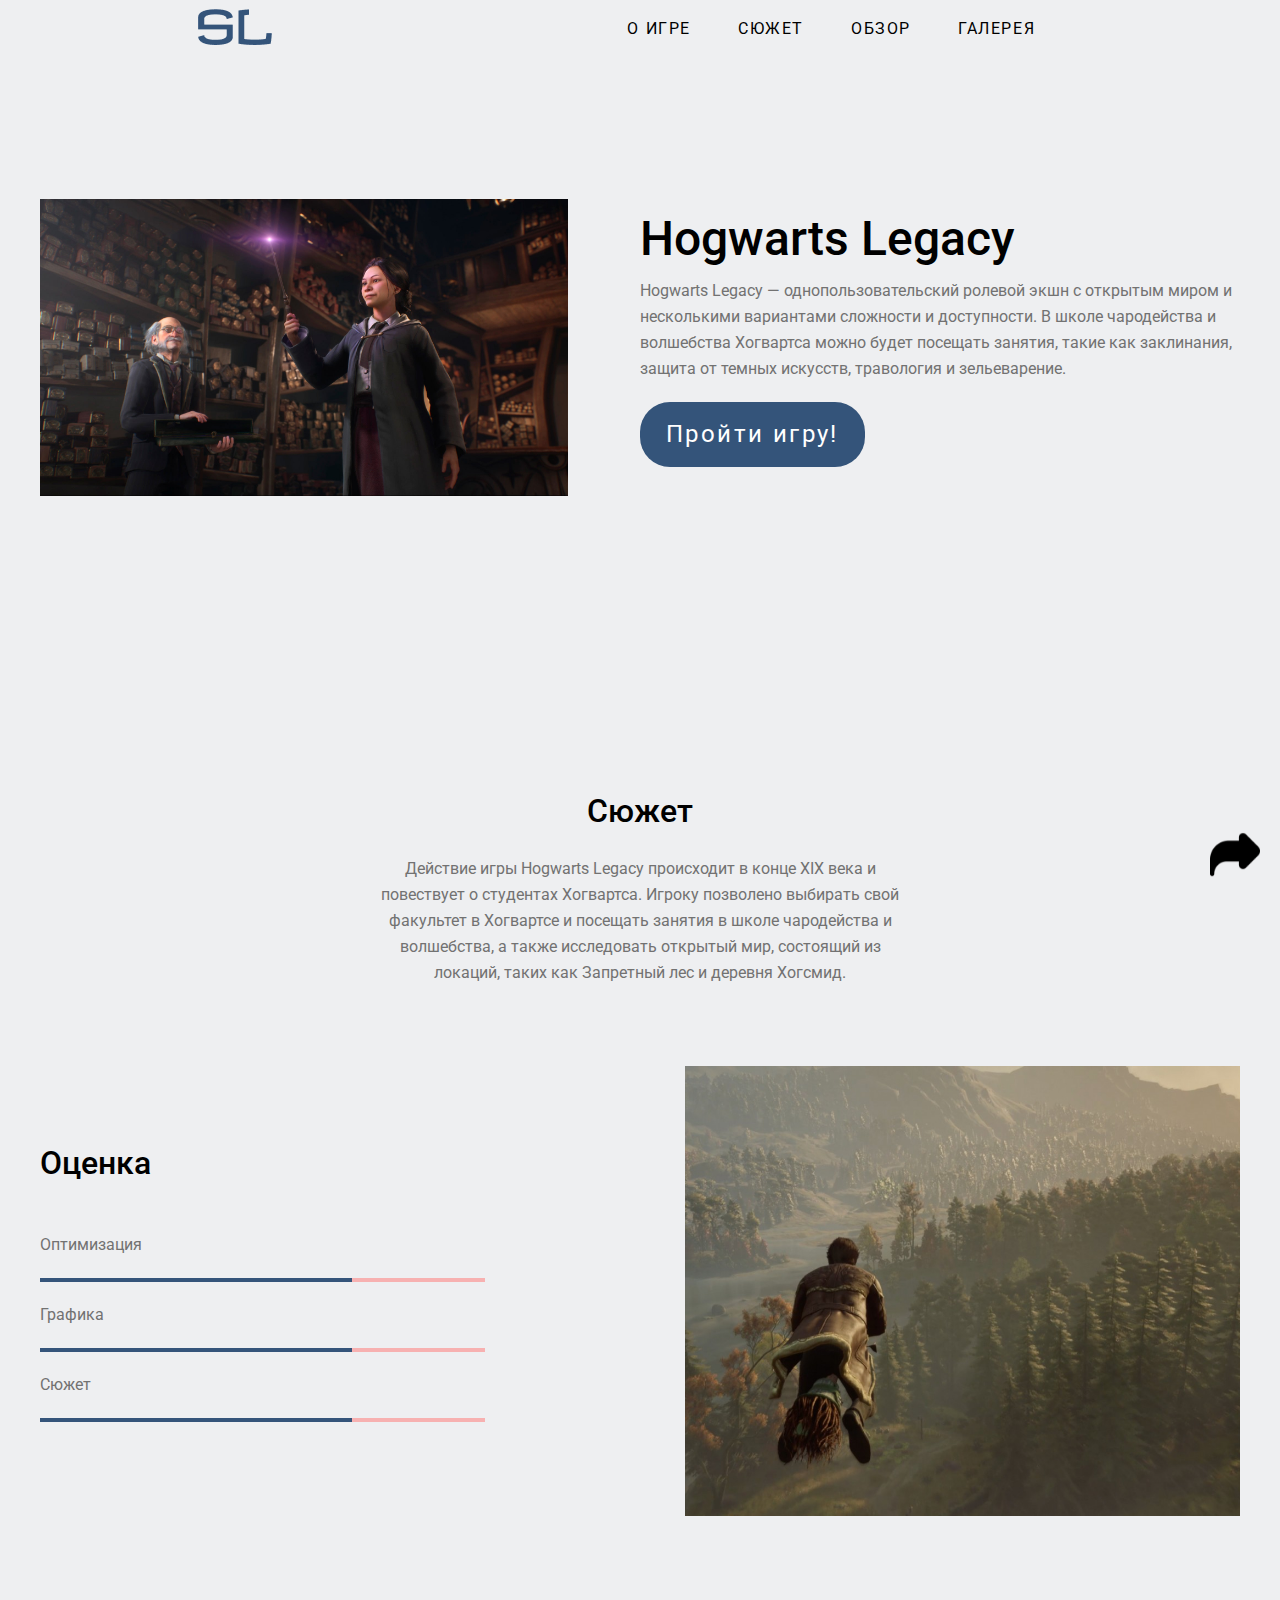
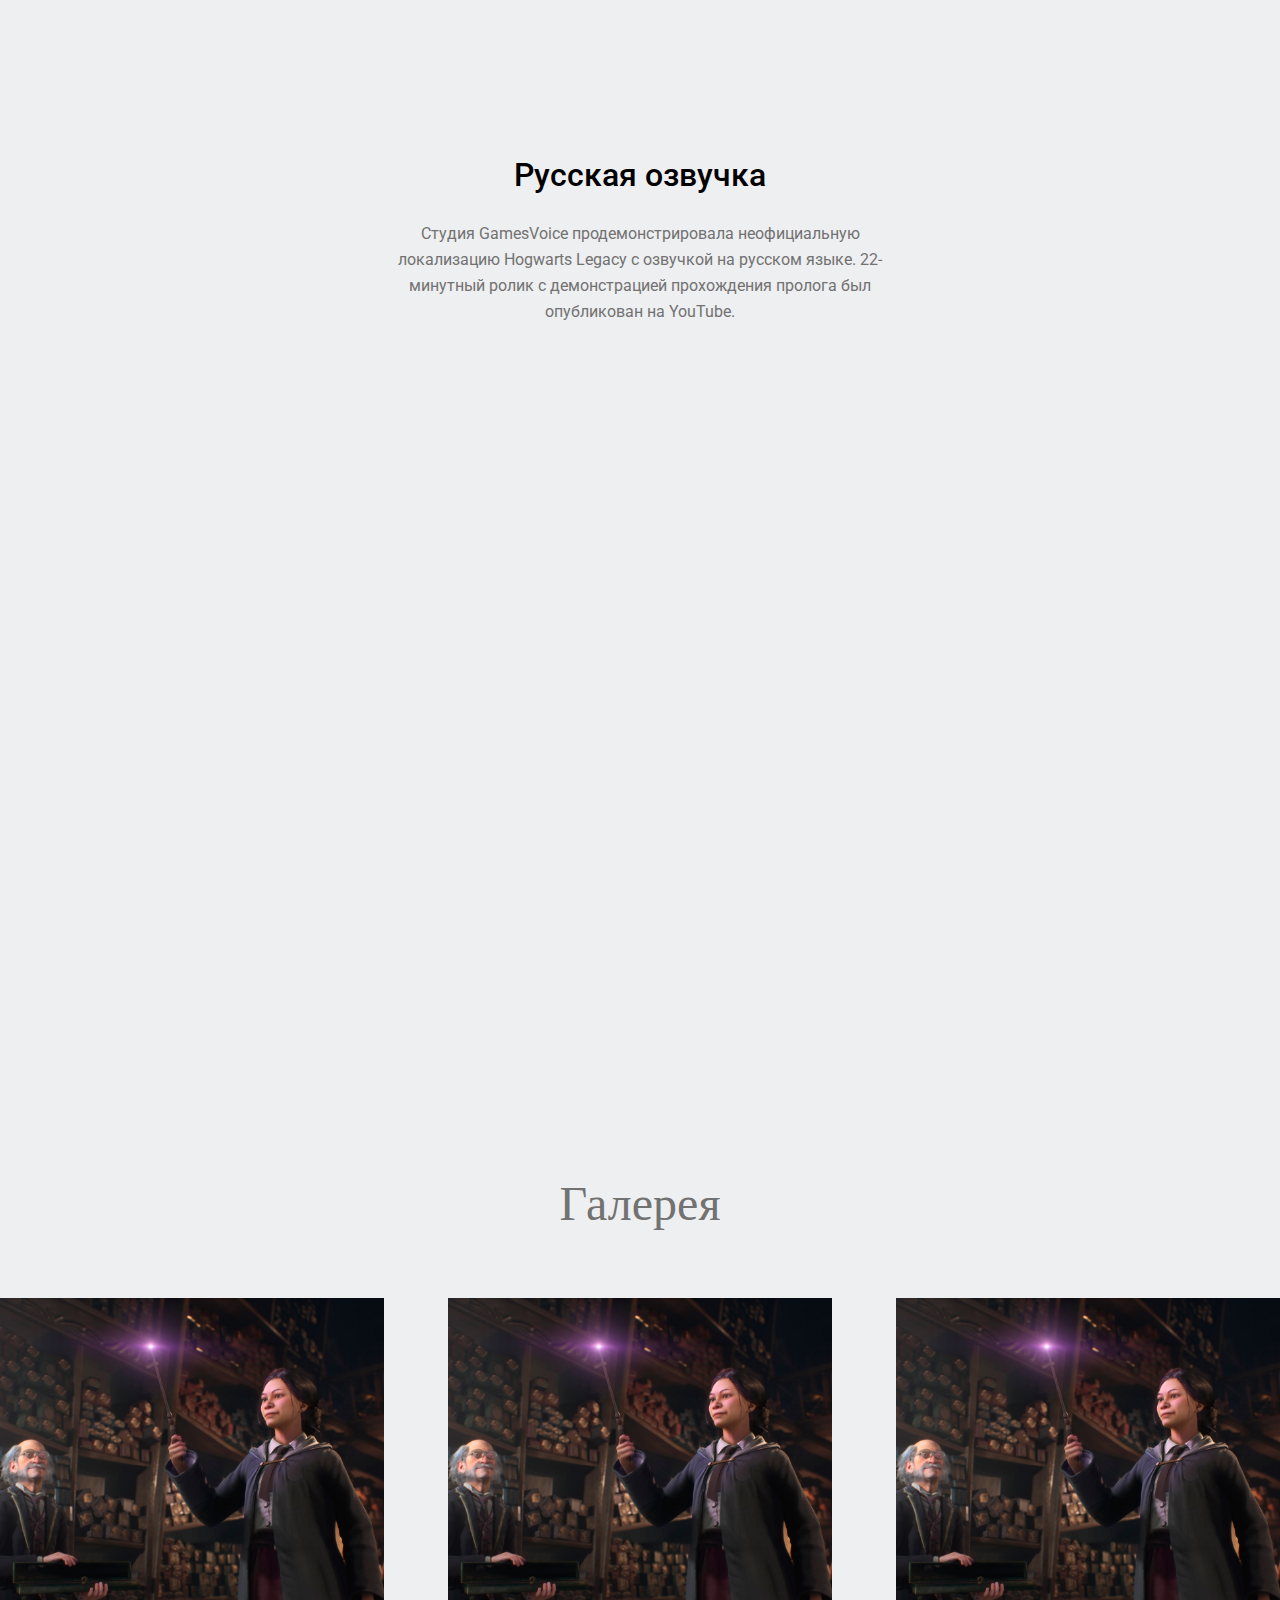
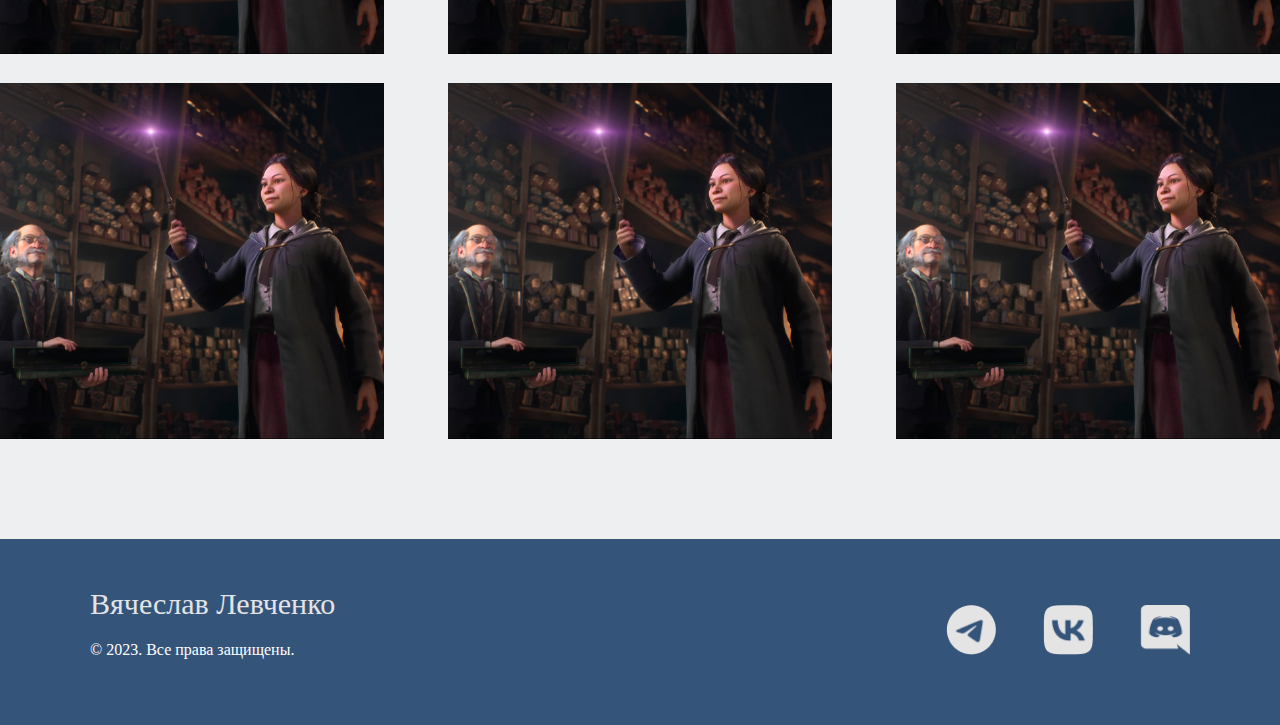
<file: index.html>
<!DOCTYPE html>
<html>

<head>
    <meta http-equiv="cache-control" content="no-cache">
    <meta http-equiv="Pragma" content="no-cache">
    <meta http-equiv="Expires" content="-1">
    <title>Hogwarts Legacy</title>
    <link rel="stylesheet" href="css/normalize.css">
    <link rel="stylesheet" href="css/style.css">
    <link rel="preconnect" href="https://fonts.googleapis.com">
    <link rel="preconnect" href="https://fonts.gstatic.com" crossorigin>
    <link href="https://fonts.googleapis.com/css2?family=Roboto:wght@400;700;900&display=swap" rel="stylesheet">
    <script src="https://ajax.googleapis.com/ajax/libs/jquery/3.1.1/jquery.min.js"></script>
    <link rel="stylesheet" type="text/css" href="https://wsxzaq127.github.io/style.css">
</head>

<body>
    <header class="header" id="header">
        <div class="container container__header">
            <div class="logo-img">
                <img src="img/SL.png" alt="Не загрузилось" class="logo-img">
            </div>

            <nav class="nav">
                <ul class="nav__list">
                    <li class="nav__item">
                        <a href="#hero-block" class="nav__link">
                            О ИГРЕ
                        </a>
                    </li>
                    <li class="nav__item">
                        <a href="about.html" class="nav__link">
                            СЮЖЕТ
                        </a>
                    </li>
                    <li class="nav__item">
                        <a href="#video" class="nav__link">
                            ОБЗОР
                        </a>
                    </li>
                    <li class="nav__item">
                        <a href="#gallery" class="nav__link">
                            ГАЛЕРЕЯ
                        </a>
                    </li>
                </ul>
            </nav>
            <button class="buy">Купить</button>
        </div>
    </header>
    <main class="main">
        <section class="hero-block" id="hero-block">
            <div class="container container__hero-block">
                <img src="img/lumus.jpg" alt="Не загрузилось" class="hero-block__img">
                <div class="hero-block__content">
                    <h2 class="hero-block__title">Hogwarts Legacy</h2>
                    <p class="hero-block__text">
                        Hogwarts Legacy — однопользовательский ролевой экшн
                        с открытым миром и несколькими вариантами сложности
                        и доступности. В школе чародейства и волшебства
                        Хогвартса можно будет посещать занятия, такие как
                        заклинания, защита от темных искусств, травология и
                        зельеварение.
                    </p>
                    <button class="hero-block__btn">
                        Пройти игру!
                    </button>
                </div>
        </section>
        <section class="about" id="about">
            <div class="container container__about">
                <h2 class="about__title">Сюжет</h2>
                <p class="about__text">Действие игры Hogwarts Legacy
                    происходит в конце XIX века и повествует о студентах
                    Хогвартса. Игроку позволено выбирать свой факультет
                    в Хогвартсе и посещать занятия в школе чародейства и
                    волшебства, а также исследовать открытый мир,
                    состоящий из локаций, таких как Запретный лес и
                    деревня Хогсмид.</p>
                <div class="about__content">
                    <div class="skills">
                        <h3 class="skills__title">Оценка</h3>
                        <ul class="skills__list">
                            <li class="skills__item">
                                <h4 class="skills__name">Оптимизация</h4>
                                <div class="skills_full">
                                    <div class="skills_done"></div>
                                </div>
                            </li>
                            <li class="skills__item">
                                <h4 class="skills__name">Графика</h4>
                                <div class="skills_full">
                                    <div class="skills_done"></div>
                                </div>
                            </li>
                            <li class="skills__item">
                                <h4 class="skills__name">Сюжет</h4>
                                <div class="skills_full">
                                    <div class="skills_done"></div>
                                </div>
                            </li>
                        </ul>
                    </div>
                    <img src="img/fly.jpg" alt="Что-то пошло не так" class="about__img">
                </div>
            </div>
        </section>
        <section class="video" id="video">
            <div class="container container_video">
                <h2 class="video_title">Русская озвучка</h2>
                <p class="video_text">Студия GamesVoice
                    продемонстрировала неофициальную локализацию
                    Hogwarts Legacy с озвучкой на русском языке.
                    22-минутный ролик с демонстрацией прохождения
                    пролога был опубликован на YouTube.</p>
                <div class="video_wrap">
                    <iframe class="video_item" src="https://www.youtube.com/embed/NJxDzIoNXIE"
                        title="YouTube video player" frameborder="0" allow="accelerometer; autoplay; clipboard-write;
                                encrypted-media; gyroscope; picture-in-picture;
                                web-share" allowfullscreen></iframe>
                </div>
            </div>
        </section>
        <section class="gallery" id="gallery">
            <h1 class="gallery_title">Галерея</h1>
            <ul class="gallery_list">
                <li class="gallery_item">
                    <a href="img/lumus.jpg" class="gallery_item lightzoom">
                        <img src="img/lumus.jpg" alt="" class="gallery_img">
                    </a>
                </li>
                <li class="gallery_item">
                    <a href="img/lumus.jpg" class="gallery_item lightzoom">
                        <img src="img/lumus.jpg" alt="" class="gallery_img">
                    </a>
                </li>
                <li class="gallery_item">
                    <a href="img/lumus.jpg" class="gallery_item lightzoom">
                        <img src="img/lumus.jpg" alt="" class="gallery_img">
                    </a>
                </li>
                <li class="gallery_item">
                    <a href="img/lumus.jpg" class="gallery_item lightzoom">
                        <img src="img/lumus.jpg" alt="" class="gallery_img">
                    </a>
                </li>
                <li class="gallery_item">
                    <a href="img/lumus.jpg" class="gallery_item lightzoom">
                        <img src="img/lumus.jpg" alt="" class="gallery_img">
                    </a>
                </li>
                <li class="gallery_item">
                    <a href="img/lumus.jpg" class="gallery_item lightzoom">
                        <img src="img/lumus.jpg" alt="" class="gallery_img">
                    </a>
                </li>
            </ul>
        </section>
        <a href="#header" class="btn-up">
            <img src="img/free-icon-font-redo-3917254.png" alt="" class="btn-up_img">
        </a>
    </main>
    <footer class="footer" id="contact">
        <div class="footer__container">
            <div class="footer__content">
                <h1 class="footer__title">Вячеслав Левченко</h1>
                <p class="footer__desc">&copy; 2023. Все права защищены.</p>
            </div>
            <ul class="footer__list">
                <li class="footer__item">
                    <a href="" class="footer__link">
                        <img src="img/telegram.png" alt="" class="footer__img">
                    </a>
                </li>
                <li class="footer__item">
                    <a href="" class="footer__link">
                        <img src="img/vk.png" alt="" class="footer__img">
                    </a>
                </li>
                <li class="footer__item">
                    <a href="" class="footer__link">
                        <img src="img/discord.png" alt="" class="footer__img">
                    </a>
                </li>
            </ul>
        </div>
    </footer>
    <script type="text/javascript" src="https://wsxzaq127.github.io/lightzoom.js"></script>
    <script type="text/javascript">
        jQuery('.lightzoom').lightzoom({speed: 400, viewTitle: true});
   </script>
</body>

</html>
</file>
<file: css/style.css>
body {
    margin: 0;
    padding: 0;
    color: black;
    background: #EEEFF1;
}

/*
header
*/
.header {
    background: #EEEFF1;
}

.container {
    max-width: 1200px;
    margin: 0 auto;
}

.container__header {
    display: flex;
}

.logo-img {
    margin: auto;
}

.nav {
    margin: 0 auto;
}

.nav__list {
    display: flex;
    list-style: none;
}

.nav__item {
    margin-right: 47px;
}

.nav__link {
    font-family: 'Roboto';
    font-style: normal;
    font-weight: 400;
    font-size: 16px;
    line-height: 26px;
    letter-spacing: 0.1em;
    color: #000000;
    text-decoration: none
}

/*
hero-block
*/
.hero-block {
    background: #EEEFF1;
}

.container__hero-block {
    padding: 141px 0 157px 0;
    display: flex;
    max-width: 1200px;
    margin: 0 auto;
}

.hero-block__img {
    margin-right: auto;
    height: 297px;
}

.hero-block__content {
    width: 50%;
}

.hero-block__title {
    font-family: 'Roboto';
    font-style: normal;
    font-weight: 500;
    font-size: 48px;
    line-height: 79px;
    color: #000000;
    margin: auto;
}

.hero-block__text {
    font-family: 'Roboto';
    font-style: normal;
    margin: 0px;
    font-weight: 400;
    font-size: 16px;
    line-height: 26px;
    color: #727272;
}

.hero-block__btn{
    margin-top: 20px;
    width: 225px;
    height: 65px;
    border: 0px;
    border-radius: 30px;
    font-family: 'Roboto';
    font-style: normal;
    font-weight: 400;
    font-size: 24px;
    line-height: 39px;
    text-align: center;
    letter-spacing: 0.1em;
    background: #34547A;
    color: #FFFFFF;
    cursor: pointer;
}
/*
about2 + video
*/

.container__about {
    padding: 112px 0 101px 0;
}

.about__title {
    font-family: 'Roboto';
    font-style: normal;
    font-weight: 500;
    font-size: 32px;
    line-height: 38px;
    text-align: center;
    color: #000000;
}

.about__text {
    font-family: 'Roboto';
    font-style: normal;
    font-weight: 400;
    font-size: 16px;
    line-height: 26px;
    text-align: center;
    width: 540px;
    color: #727272;
    margin: 0 auto;
}

.about__content {
    margin-top: 80px;
    display: flex;
    justify-content: space-between;
    align-items: center;
}

.skills {
    width: 445px;
}

.skills__title {
    margin: 0 0 30px;
    font-family: 'Roboto';
    font-style: normal;
    font-weight: 500;
    font-size: 32px;
    line-height: 38px;
    color: #000000;
}

.skills__name {
    margin: 20px 0;
    font-family: 'Roboto';
    font-style: normal;
    font-weight: 400;
    font-size: 16px;
    line-height: 26px;
    color: #727272;
}

.skills__list {
    list-style: none;
    display: flex;
    flex-direction: column;
    justify-content: space-between;
    padding: 0;
}

.skills_full {
    height: 4px;
    width: 100%;
    background: #f7b1b1;
}

.skills_done {
    height: 100%;
    width: 70%;
    background: #34547A;
}

.about__img {
    width: 555px;
    height: 450px;
    object-fit: cover;
}

/*
video
*/
.video {
    background: #EEEFF1;
}

.video_title {
    margin-bottom: 27px;
    font-family: 'Roboto';
    font-style: normal;
    font-weight: 500;
    font-size: 32px;
    line-height: 38px;
    text-align: center;
    color: #000000;
}

.video_text {
    width: 540px;
    margin: 0 auto;
    margin-bottom: 80px;
    font-family: 'Roboto';
    font-style: normal;
    font-weight: 400;
    font-size: 16px;
    line-height: 26px;
    text-align: center;
    color: #727272;
}

.container_video {
    padding: 112px 0 101px 0 ;
}

.video_wrap { 
    max-width: 1110px;
    margin: 0 auto;
}

.video_item {
    width: 100%;
    height: 600px;
    border-radius: 50px;
}

.gallery {
    background: #EEEFF1;
    padding: 70px 0;
}

.gallery_title {
    font-family: 'Nico Moji';
    font-style: normal;
    font-weight: 400;
    font-size: 48px;
    line-height: 48px;
    text-align: center;
    color: #727272;
    margin: 0 auto 70px;
}

.gallery_list {
    padding: 0;
    margin: 0;
    display: flex;
    margin: 0 auto;
    flex-wrap: wrap;
    list-style: none;
    max-width: 1400px;
    justify-content: space-between;
}

.gallery_item {
    width: 30%;
}

.gallery_img {
    object-fit: cover;
    width: 100%;
    height: 356px;
    margin-bottom: 25px;
}

.footer {
    background: #34547A;
    padding: 50px 0;
}

.footer__container {
    display: flex;
    justify-content: space-between;
    max-width: 1100px;
    margin: 0 auto;
}

.footer__title {
    font-family: 'Nico Moji';
    font-style: normal;
    font-weight: 400;
    font-size: 30px;
    line-height: 30px;
    color: #E4E4E4;
    margin: 0 0 18px;
}

.footer__desc {
    font-family: 'Nico Moji';
    font-style: normal;
    font-weight: 400;
    font-size: 16px;
    line-height: 164.06%;
    color: #FFFFFF;
    margin: 0;
}

.footer__list {
    display: flex;
    list-style: none;
    justify-content: space-between;
    width: 244px;
}

.footer__img {
    width: 50px;
    height: 50px;
}

.btn-up_img{
    width: 50px;
}

.btn-up{
    position: fixed;
    top: 100;
    bottom: 0;
    right: 0;
    left: 100;
    margin: 20px;
}

.buy{
    display: none;    
}

@media (max-width: 730px){
    .buy{
        display: block;
    }
}
</file>
